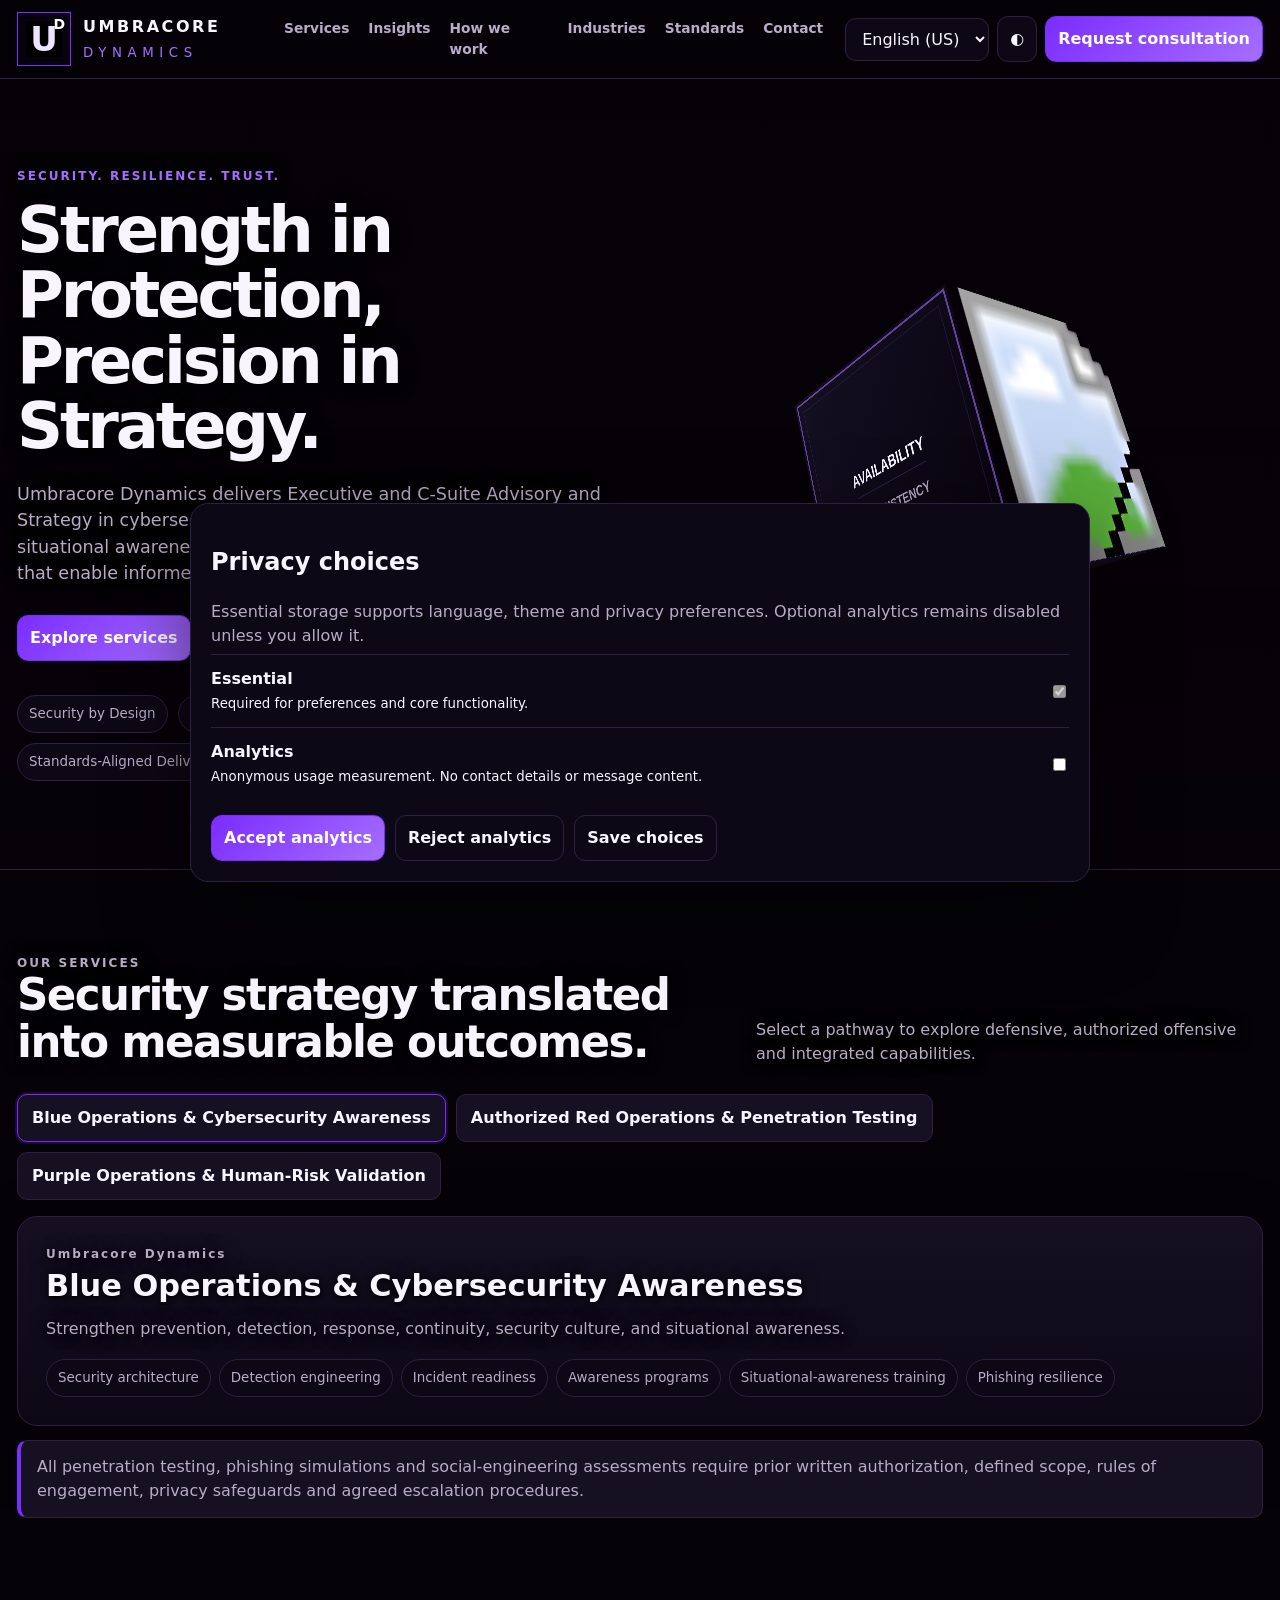
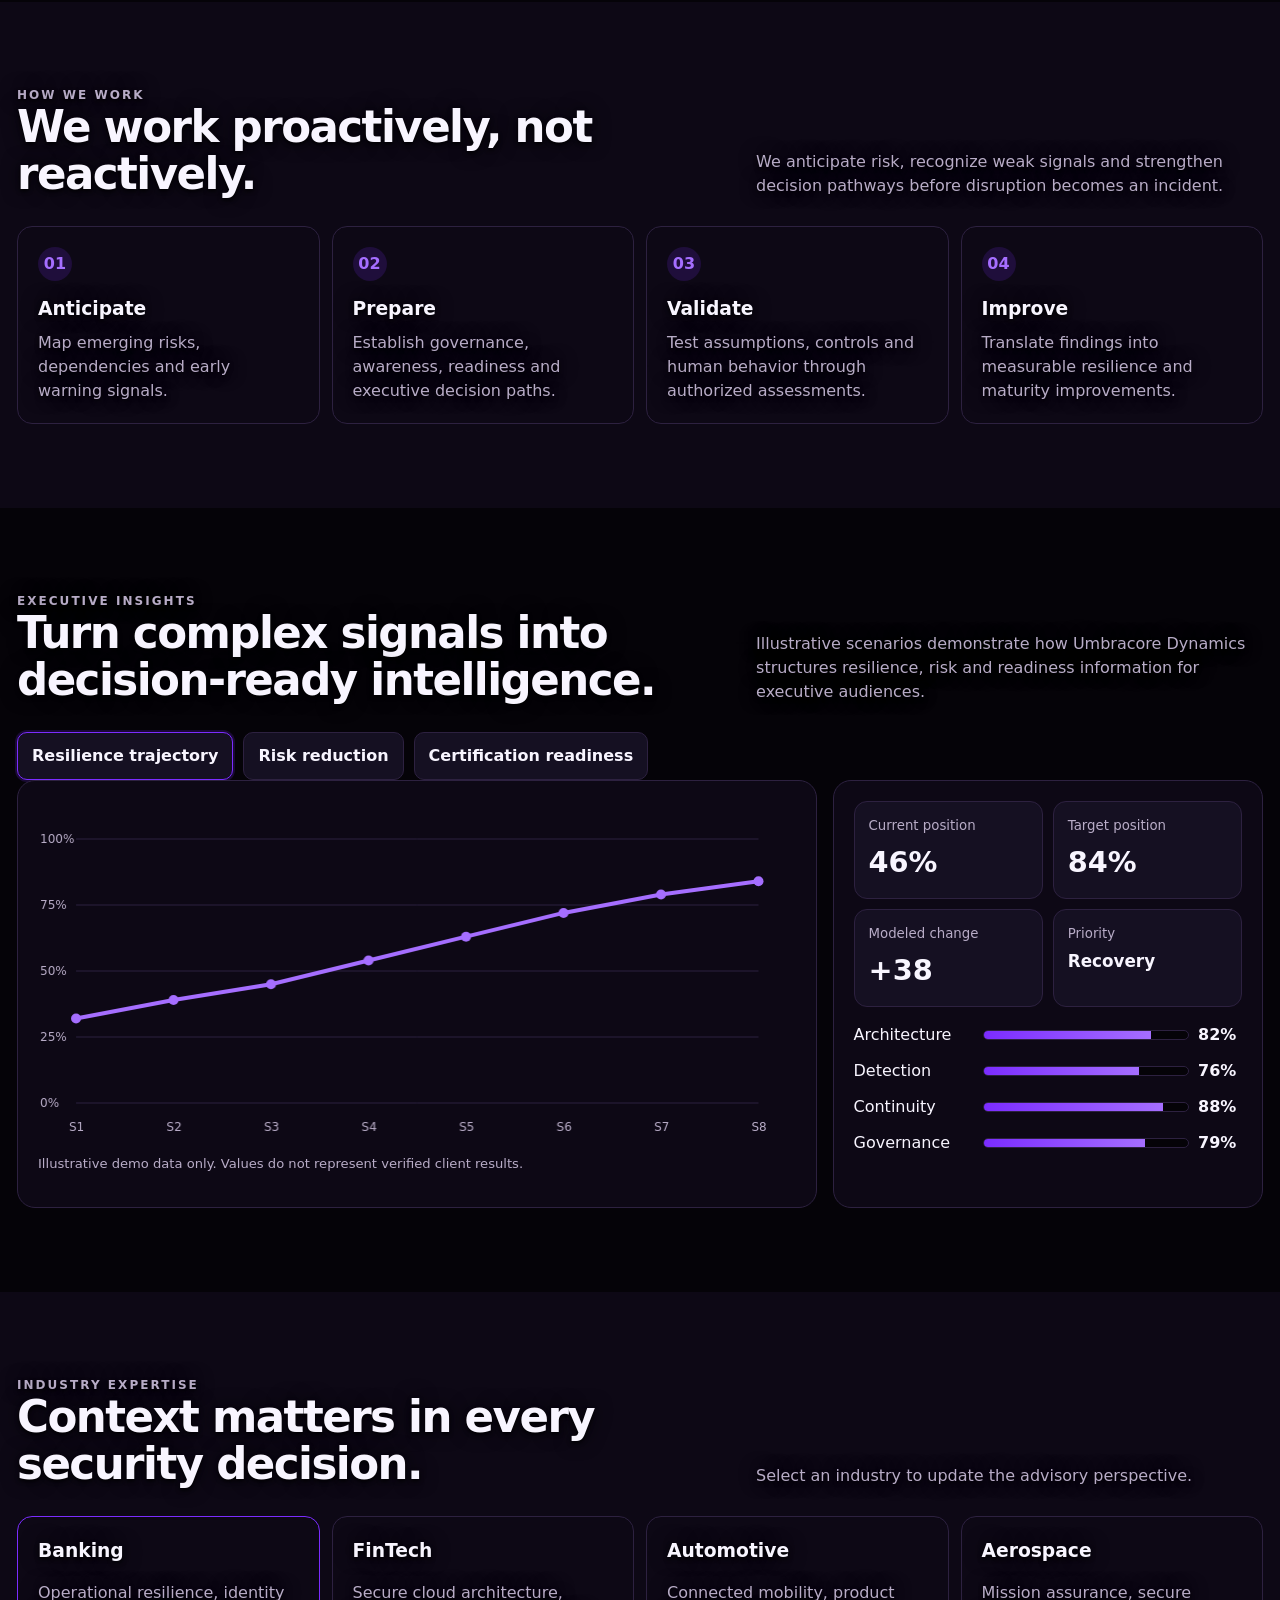
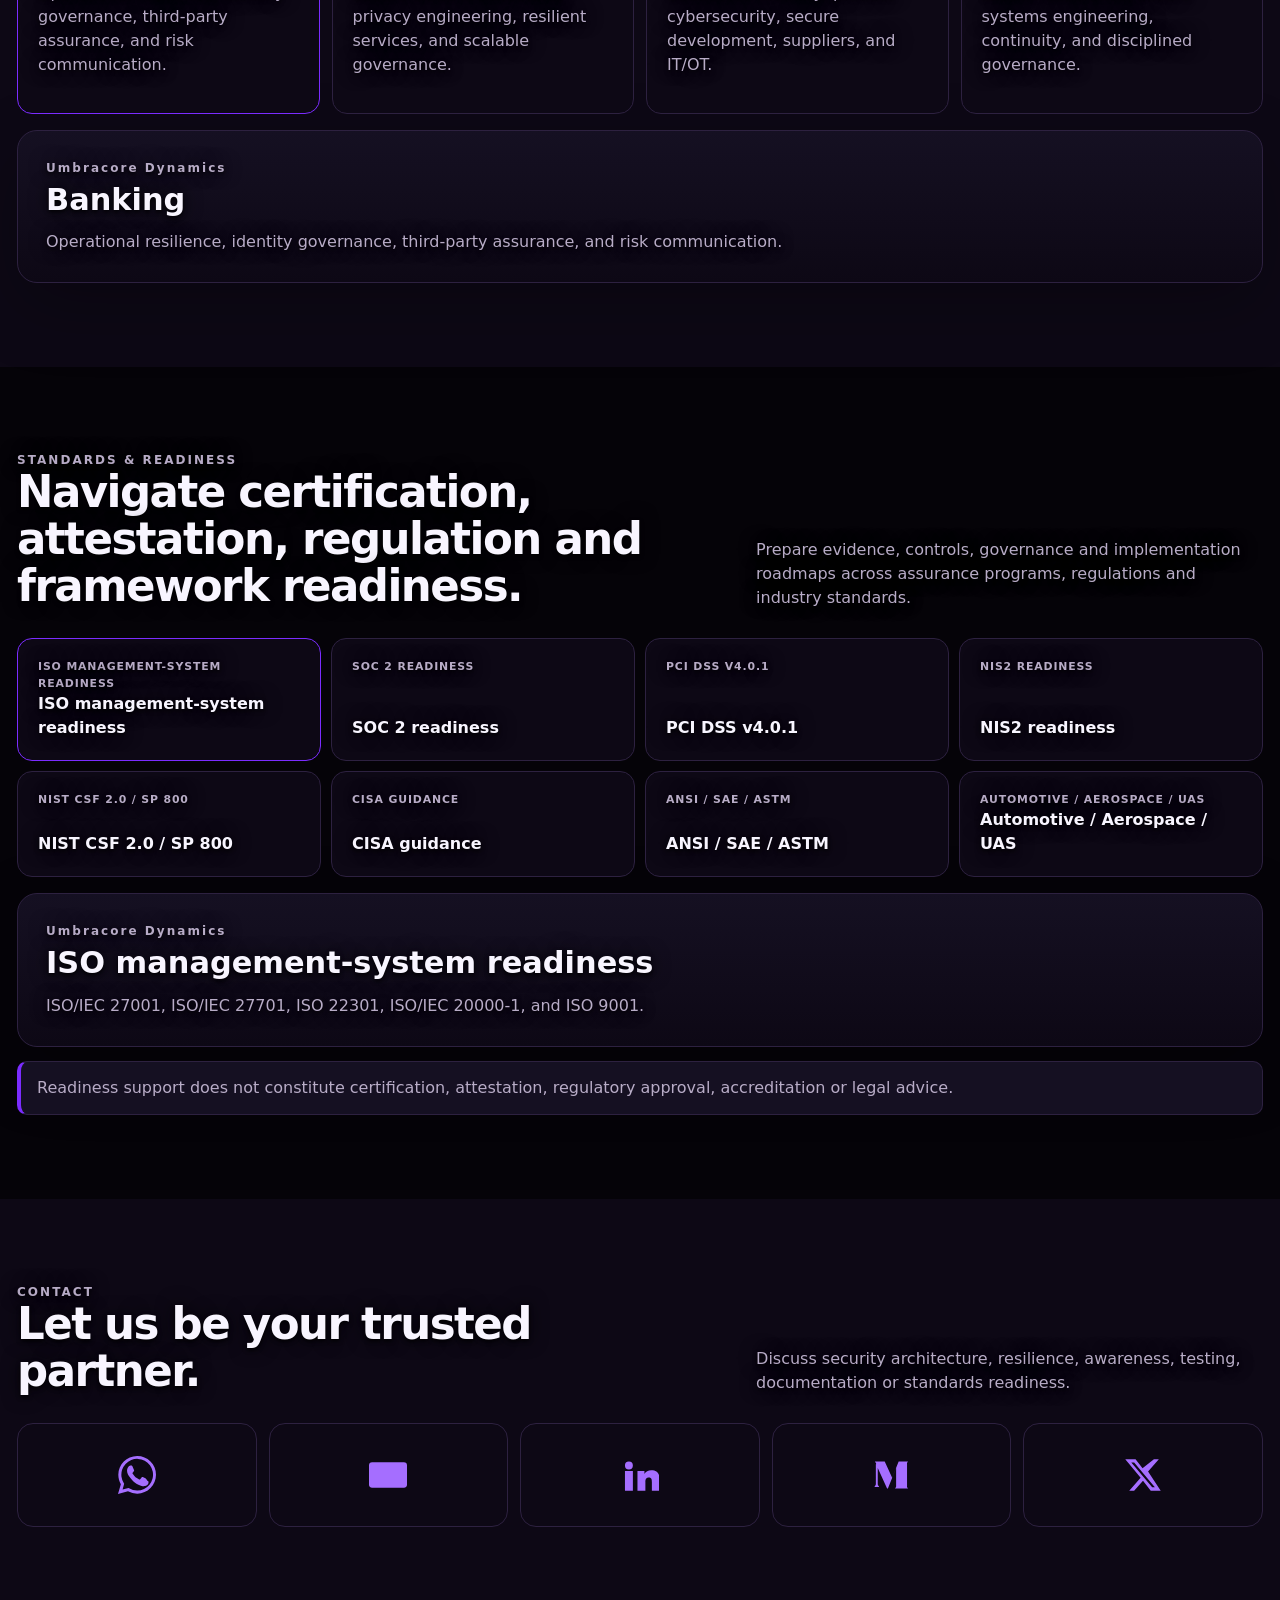
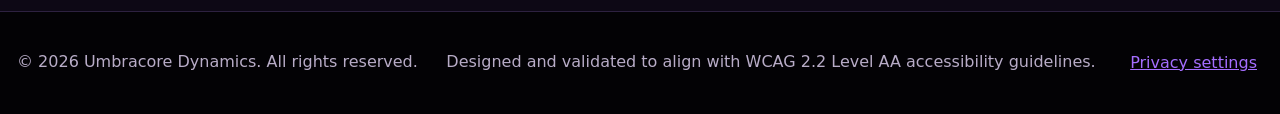
<file: index.html>
<!doctype html>
<html lang="en-US" data-theme="dark">
<head>
<meta charset="utf-8">
<meta name="viewport" content="width=device-width,initial-scale=1">
<meta name="description" content="Umbracore Dynamics — executive and C-suite cybersecurity advisory, risk management, resilience posture, situational awareness and authorized security assessments.">
<meta name="author" content="Umbracore Dynamics">
<meta name="theme-color" content="#050308">
<link rel="canonical" href="https://umbracore-dynamics.github.io/">
<title>Umbracore Dynamics</title>
<style>
:root{--bg:#050308;--surface:#0d0815;--surface2:#151022;--text:#f8f5ff;--muted:#b8acc7;--line:#2d2140;--p:#7b2cff;--p2:#a56eff}
html[data-theme=light]{--bg:#f7f3ff;--surface:#fff;--surface2:#f0e8ff;--text:#1e1530;--muted:#6d627b;--line:#d8cce8;--p:#6620df;--p2:#814ae8}
*{box-sizing:border-box}html{scroll-behavior:smooth}body{margin:0;background:var(--bg);color:var(--text);font-family:Inter,system-ui,-apple-system,Segoe UI,sans-serif;line-height:1.5}a{color:inherit;text-decoration:none}.shell{width:min(1360px,calc(100% - 34px));margin:auto}.skip{position:fixed;top:-70px;left:16px;z-index:100;background:#fff;color:#111;padding:10px}.skip:focus{top:16px}header{position:sticky;top:0;z-index:30;background:color-mix(in srgb,var(--bg) 90%,transparent);backdrop-filter:blur(16px);border-bottom:1px solid var(--line)}.nav{min-height:78px;display:flex;align-items:center;gap:22px}.brand{display:flex;align-items:center;gap:12px;min-width:245px}.mark{width:54px;height:54px;background:#000;border:1px solid var(--p);display:grid;place-items:center;position:relative;box-shadow:inset 0 0 0 8px #07030e}.mark:before{content:'U';font-size:34px;font-weight:900;color:#eee6ff}.mark:after{content:'D';position:absolute;right:5px;top:1px;font-size:14px;font-weight:900;color:#fff}.brand strong{display:block;letter-spacing:.16em}.brand small{display:block;color:var(--p2);letter-spacing:.42em;margin-top:4px}nav{display:flex;gap:19px;flex:1;justify-content:center}nav a{font-size:.86rem;font-weight:750;color:var(--muted)}.actions{display:flex;align-items:center;gap:8px}button,select{font:inherit}.ctrl,.btn{border:1px solid var(--line);border-radius:11px;background:var(--surface);color:var(--text);padding:10px 12px}.btn{font-weight:800;cursor:pointer}.primary{border-color:var(--p);background:linear-gradient(135deg,var(--p),var(--p2));color:#fff}.hero{position:relative;overflow:hidden;border-bottom:1px solid var(--line);min-height:720px}.rain{position:absolute;inset:0;width:100%;height:100%;opacity:.82;mix-blend-mode:screen;pointer-events:none}.hero:after{content:'';position:absolute;inset:0;background:linear-gradient(180deg,rgba(5,3,8,.04),rgba(5,3,8,.3) 65%,rgba(5,3,8,.72));pointer-events:none}.heroGrid{position:relative;z-index:2;display:grid;grid-template-columns:1.05fr .95fr;align-items:center;gap:50px;padding:88px 0}.eyebrow{color:var(--p2);font-size:.75rem;font-weight:900;letter-spacing:.17em;margin:0 0 13px}h1{font-size:clamp(3rem,5vw,5.6rem);line-height:1.02;letter-spacing:-.05em;margin:0 0 22px}.lead{font-size:1.1rem;color:var(--muted);max-width:710px}.heroBtns,.trust,.tabs{display:flex;gap:10px;flex-wrap:wrap}.heroBtns{margin-top:28px}.trust{margin-top:34px}.trust span,.pill{padding:8px 11px;border:1px solid var(--line);border-radius:999px;background:var(--surface);color:var(--muted);font-size:.84rem}.visual{min-height:500px;display:grid;place-items:center;perspective:1300px}.tilt{width:min(450px,88%);aspect-ratio:1;position:relative;transform-style:preserve-3d;transition:transform .16s ease-out}.logoStage{position:absolute;inset:0;border:1px solid rgba(165,110,255,.65);background:rgba(0,0,0,.74);display:grid;place-items:center;box-shadow:0 0 80px rgba(123,44,255,.28),inset 0 0 40px rgba(123,44,255,.14);transform:translateZ(45px)}.logoStage .mark{width:72%;height:72%;box-shadow:inset 0 0 0 38px #080311}.logoStage .mark:before{font-size:180px}.logoStage .mark:after{font-size:75px;right:13%;top:5%}.depth{position:absolute;inset:6%;border:1px solid rgba(165,110,255,.25);background:rgba(123,44,255,.04);transform:translateZ(-50px) translate(20px,20px)}.section{padding:84px 0}.muted{background:var(--surface)}.head{display:grid;grid-template-columns:1fr .72fr;gap:35px;align-items:end;margin-bottom:28px}.head h2{font-size:clamp(2.1rem,3.4vw,3.8rem);line-height:1.08;letter-spacing:-.035em;margin:0}.head p,.panel p,.method p{color:var(--muted);margin:0}.tab{border:1px solid var(--line);background:var(--surface2);color:var(--text);padding:11px 14px;border-radius:10px;font-weight:800;cursor:pointer}.tab.active{border-color:var(--p);box-shadow:0 0 0 2px rgba(123,44,255,.18)}.panel{margin-top:16px;background:linear-gradient(180deg,var(--surface2),var(--surface));border:1px solid var(--line);border-radius:20px;padding:28px;box-shadow:0 24px 70px rgba(0,0,0,.24)}.panel h3{font-size:1.9rem;margin:0 0 8px}.pills{display:flex;gap:8px;flex-wrap:wrap;margin-top:18px}.notice{margin-top:14px;padding:14px 16px;border:1px solid var(--line);border-left:4px solid var(--p);background:var(--surface2);border-radius:10px;color:var(--muted)}.methods,.grid4{display:grid;grid-template-columns:repeat(4,1fr);gap:12px}.method,.industry,.standard{background:var(--surface);border:1px solid var(--line);border-radius:15px;padding:20px;color:var(--text);text-align:left}.method b{display:inline-grid;place-items:center;width:34px;height:34px;border-radius:50%;background:rgba(123,44,255,.16);color:var(--p2);margin-bottom:14px}.method h3,.industry h3{margin:0 0 8px}.industry,.standard{cursor:pointer}.industry.active,.standard.active{border-color:var(--p)}.industry p,.standard small{color:var(--muted)}.insights{display:grid;grid-template-columns:1.3fr .7fr;gap:16px}.card{background:var(--surface);border:1px solid var(--line);border-radius:18px;padding:20px}.chartBox{height:340px}.chartBox canvas{width:100%;height:100%}.kpis{display:grid;grid-template-columns:1fr 1fr;gap:10px}.kpi{background:var(--surface2);border:1px solid var(--line);border-radius:13px;padding:14px}.kpi small{color:var(--muted);display:block}.kpi strong{display:block;font-size:1.8rem;margin-top:5px}.bars{display:grid;gap:12px;margin-top:16px}.barrow{display:grid;grid-template-columns:120px 1fr 44px;gap:9px;align-items:center}.bar{height:10px;background:var(--bg);border:1px solid var(--line);border-radius:999px;overflow:hidden}.bar i{display:block;height:100%;background:linear-gradient(90deg,var(--p),var(--p2))}.standards{display:grid;grid-template-columns:repeat(4,1fr);gap:10px}.standard{min-height:105px;display:flex;flex-direction:column;justify-content:space-between;font-weight:800}.standard small{font-size:.68rem;text-transform:uppercase;letter-spacing:.08em}.contactGrid{display:grid;grid-template-columns:repeat(5,1fr);gap:12px}.contactIcon{min-height:104px;display:grid;place-items:center;background:var(--surface);border:1px solid var(--line);border-radius:16px;color:var(--p2);transition:.2s}.contactIcon:hover{border-color:var(--p);transform:translateY(-3px);box-shadow:0 18px 45px rgba(123,44,255,.15)}.contactIcon:focus-visible{outline:3px solid var(--p2);outline-offset:4px}.contactIcon svg{width:38px;height:38px;fill:currentColor}.sr{position:absolute!important;width:1px!important;height:1px!important;padding:0!important;margin:-1px!important;overflow:hidden!important;clip:rect(0,0,0,0)!important;white-space:nowrap!important;border:0!important}footer{padding:38px 0;background:#030205;border-top:1px solid var(--line);color:var(--muted)}.footer{display:flex;justify-content:space-between;gap:20px;flex-wrap:wrap}.privacyBtn{background:none;border:0;color:var(--p2);text-decoration:underline;cursor:pointer}.consent{position:fixed;left:18px;right:18px;bottom:18px;z-index:80;max-width:900px;margin:auto;background:var(--surface);border:1px solid var(--line);border-radius:18px;padding:20px;box-shadow:0 30px 80px rgba(0,0,0,.55)}.consent[hidden]{display:none}.consentActions{display:flex;gap:10px;flex-wrap:wrap;margin-top:15px}.consent p{color:var(--muted);margin:.4rem 0}.toggleRow{display:flex;justify-content:space-between;align-items:center;gap:20px;padding:12px 0;border-top:1px solid var(--line)}
@media(max-width:980px){nav{display:none}.heroGrid,.head,.insights{grid-template-columns:1fr}.methods,.grid4,.standards{grid-template-columns:repeat(2,1fr)}.contactGrid{grid-template-columns:repeat(5,1fr)}}
@media(max-width:620px){.shell{width:min(100% - 24px,1360px)}.brand div{display:none}.actions .primary{display:none}.hero{min-height:auto}.heroGrid{padding:58px 0}.visual{min-height:360px}.methods,.grid4,.standards,.kpis{grid-template-columns:1fr}.contactGrid{grid-template-columns:repeat(5,1fr);gap:8px}.contactIcon{min-height:74px}.contactIcon svg{width:28px;height:28px}.rain{opacity:.58}}
@media(prefers-reduced-motion:reduce){.rain{display:none}.tilt{transform:none!important;transition:none!important}}
html[data-theme="light"] .rain{opacity:.72;mix-blend-mode:multiply}html[data-theme="dark"] .rain{opacity:.88;mix-blend-mode:screen}html[data-theme="light"] .rain{opacity:.72;mix-blend-mode:multiply}html[data-theme="dark"] .rain{opacity:.88;mix-blend-mode:screen}
/* Umbracore quantum cube integration */
.hero{isolation:isolate}
#quantumRain{position:absolute;inset:0;width:100%;height:100%;z-index:1;pointer-events:none;mix-blend-mode:screen}
.visual.quantum-ready{position:relative;min-height:500px;z-index:3}
#quantumCube{display:block;width:100%;height:100%;min-height:500px;touch-action:none;cursor:grab;outline:none}
#quantumCube:active{cursor:grabbing}
#quantumCube:focus-visible{outline:3px solid var(--p2);outline-offset:5px;border-radius:18px}
.cubeFallback{width:min(440px,88%);aspect-ratio:1;display:grid;place-items:center}
.cubeFallback img{width:100%;height:100%;object-fit:contain}
.hero h1,.hero .eyebrow,.hero .lead,.head h2,.head p,.panel h3,.panel p,.method h3,.method p,.industry h3,.industry p,.standard{ text-shadow:0 2px 4px rgba(0,0,0,.88),0 0 18px rgba(5,3,8,.8)}
html[data-theme="light"] .hero h1,html[data-theme="light"] .hero .eyebrow,html[data-theme="light"] .hero .lead,html[data-theme="light"] .head h2,html[data-theme="light"] .head p,html[data-theme="light"] .panel h3,html[data-theme="light"] .panel p,html[data-theme="light"] .method h3,html[data-theme="light"] .method p,html[data-theme="light"] .industry h3,html[data-theme="light"] .industry p,html[data-theme="light"] .standard{text-shadow:0 1px 2px rgba(255,255,255,.95),0 0 12px rgba(255,255,255,.8)}
@media(max-width:620px){.visual.quantum-ready,#quantumCube{min-height:370px}}
@media(prefers-reduced-motion:reduce){#quantumRain{opacity:.45}}

</style>
</head>
<body>
<a class="skip" href="#main">Skip to content</a>
<header><div class="shell nav"><a class="brand" href="#home" aria-label="Umbracore Dynamics home"><span class="mark" aria-hidden="true"></span><div><strong>UMBRACORE</strong><small>DYNAMICS</small></div></a><nav><a href="#services" data-t="navServices">Services</a><a href="#how" data-t="navHow">How we work</a><a href="#insights" data-t="navInsights">Insights</a><a href="#industries" data-t="navIndustries">Industries</a><a href="#standards" data-t="navStandards">Standards</a><a href="#contact" data-t="navContact">Contact</a></nav><div class="actions"><select id="lang" class="ctrl" aria-label="Language"><option value="en-US">English (US)</option><option value="es-419">Español</option><option value="fr-FR">Français</option><option value="de-DE">Deutsch</option><option value="pt-BR">Português</option></select><button id="theme" class="ctrl" aria-label="Toggle color theme">◐</button><a class="btn primary" href="#contact" data-t="consult">Request consultation</a></div></div></header>
<main id="main">
<section class="hero" id="home"><canvas id="rain" class="rain" aria-hidden="true"></canvas><div class="shell heroGrid"><div><p class="eyebrow" data-t="heroEyebrow">SECURITY. RESILIENCE. TRUST.</p><h1 data-t="heroTitle">Strength in Protection,<br>Precision in Strategy.</h1><p class="lead" data-t="heroLead">Umbracore Dynamics delivers Executive and C-Suite Advisory and Strategy in cybersecurity, risk management, posture resilience, situational awareness, and authorized security assessment services that enable informed decisions and ensure corporate maturity level.</p><div class="heroBtns"><a class="btn primary" href="#services" data-t="explore">Explore services</a><a class="btn" href="#contact" data-t="expert">Talk to an expert</a></div><div class="trust"><span data-t="trust1">Security by Design</span><span data-t="trust2">Privacy by Default</span><span data-t="trust3">Resilience by Architecture</span><span data-t="trust4">Standards-Aligned Delivery</span></div></div><div class="visual quantum-ready"><div class="tilt" id="tilt" tabindex="0" aria-label="Interactive Umbracore Dynamics logo"><div class="depth"></div><div class="logoStage"><span class="mark" aria-hidden="true"></span></div></div></div></div></section>
<section class="section" id="services"><div class="shell"><div class="head"><div><p class="eyebrow" data-t="servicesEyebrow">OUR SERVICES</p><h2 data-t="servicesTitle">Security strategy translated into measurable outcomes.</h2></div><p data-t="servicesIntro">Select a pathway to explore defensive, authorized offensive and integrated capabilities.</p></div><div class="tabs"><button class="tab active" data-service="blue">Blue Operations</button><button class="tab" data-service="red">Red Operations</button><button class="tab" data-service="purple">Purple Operations</button></div><article class="panel" id="servicePanel"></article><div class="notice" data-t="authorization">All penetration testing, phishing simulations and social-engineering assessments require prior written authorization, defined scope, rules of engagement, privacy safeguards and agreed escalation procedures.</div></div></section>
<section class="section muted" id="how"><div class="shell"><div class="head"><div><p class="eyebrow" data-t="howEyebrow">HOW WE WORK</p><h2 data-t="howTitle">We work proactively, not reactively.</h2></div><p data-t="howIntro">We anticipate risk, recognize weak signals and strengthen decision pathways before disruption becomes an incident.</p></div><div class="methods"><article class="method"><b>01</b><h3 data-t="anticipate">Anticipate</h3><p data-t="anticipateText">Map emerging risks, dependencies and early warning signals.</p></article><article class="method"><b>02</b><h3 data-t="prepare">Prepare</h3><p data-t="prepareText">Establish governance, awareness, readiness and executive decision paths.</p></article><article class="method"><b>03</b><h3 data-t="validate">Validate</h3><p data-t="validateText">Test assumptions, controls and human behavior through authorized assessments.</p></article><article class="method"><b>04</b><h3 data-t="improve">Improve</h3><p data-t="improveText">Translate findings into measurable resilience and maturity improvements.</p></article></div></div></section>
<section class="section" id="insights"><div class="shell"><div class="head"><div><p class="eyebrow" data-t="insightsEyebrow">EXECUTIVE INSIGHTS</p><h2 data-t="insightsTitle">Turn complex signals into decision-ready intelligence.</h2></div><p data-t="insightsIntro">Illustrative scenarios demonstrate how Umbracore Dynamics structures resilience, risk and readiness information for executive audiences.</p></div><div class="tabs"><button class="tab active" data-scenario="resilience">Resilience trajectory</button><button class="tab" data-scenario="risk">Risk reduction</button><button class="tab" data-scenario="readiness">Certification readiness</button></div><div class="insights"><div class="card"><div class="chartBox"><canvas id="chart" role="img" aria-label="Illustrative capability trend chart"></canvas></div><p style="color:var(--muted);font-size:.82rem" data-t="demo">Illustrative demo data only. Values do not represent verified client results.</p></div><div class="card"><div class="kpis"><div class="kpi"><small data-t="current">Current position</small><strong id="current">46%</strong></div><div class="kpi"><small data-t="target">Target position</small><strong id="target">84%</strong></div><div class="kpi"><small data-t="change">Modeled change</small><strong id="change">+38</strong></div><div class="kpi"><small data-t="priority">Priority</small><strong id="priority" style="font-size:1.05rem">Recovery</strong></div></div><div class="bars" id="bars"></div></div></div></div></section>
<section class="section muted" id="industries"><div class="shell"><div class="head"><div><p class="eyebrow" data-t="industriesEyebrow">INDUSTRY EXPERTISE</p><h2 data-t="industriesTitle">Context matters in every security decision.</h2></div><p data-t="industriesIntro">Select an industry to update the advisory perspective.</p></div><div class="grid4"><button class="industry active" data-industry="banking"><h3>Banking</h3><p>Operational resilience and governance.</p></button><button class="industry" data-industry="fintech"><h3>FinTech</h3><p>Cloud security, privacy and secure growth.</p></button><button class="industry" data-industry="automotive"><h3>Automotive</h3><p>Connected mobility, product security, IT and OT.</p></button><button class="industry" data-industry="aerospace"><h3>Aerospace</h3><p>Mission assurance and secure systems engineering.</p></button></div><article class="panel" id="industryPanel"></article></div></section>
<section class="section" id="standards"><div class="shell"><div class="head"><div><p class="eyebrow" data-t="standardsEyebrow">STANDARDS & READINESS</p><h2 data-t="standardsTitle">Navigate certification, attestation, regulation and framework readiness.</h2></div><p data-t="standardsIntro">Prepare evidence, controls, governance and implementation roadmaps across assurance programs, regulations and industry standards.</p></div><div class="standards"><button class="standard active" data-standard="iso"><small>Certification readiness</small>ISO/IEC 27001 · 27701 · ISO 22301</button><button class="standard" data-standard="soc"><small>Attestation readiness</small>SOC 2</button><button class="standard" data-standard="pci"><small>Compliance readiness</small>PCI DSS v4.0.1</button><button class="standard" data-standard="nis"><small>Regulatory readiness</small>NIS2</button><button class="standard" data-standard="nist"><small>Framework implementation</small>NIST CSF 2.0 / SP 800</button><button class="standard" data-standard="cisa"><small>Government guidance</small>CISA CPGs</button><button class="standard" data-standard="ansi"><small>Industry alignment</small>ANSI / SAE / ASTM</button><button class="standard" data-standard="aero"><small>Industry alignment</small>Automotive / Aerospace / UAS</button></div><article class="panel" id="standardPanel"></article><div class="notice" data-t="disclaimer">Readiness support does not constitute certification, attestation, regulatory approval, accreditation or legal advice.</div></div></section>
<section class="section muted" id="contact"><div class="shell"><div class="head"><div><p class="eyebrow" data-t="contactEyebrow">CONTACT</p><h2 data-t="contactTitle">Let us be your trusted partner.</h2></div><p data-t="contactIntro">Discuss security architecture, resilience, awareness, testing, documentation or standards readiness.</p></div><div class="contactGrid" aria-label="Contact channels"><a class="contactIcon" href="https://wa.me/19294301732" target="_blank" rel="noopener noreferrer" aria-label="WhatsApp" title="WhatsApp"><svg viewBox="0 0 24 24" aria-hidden="true"><path d="M20.5 3.5A11.8 11.8 0 0 0 12.1 0C5.5 0 .2 5.3.2 11.9c0 2.1.6 4.2 1.6 6L0 24l6.3-1.7a12 12 0 0 0 5.8 1.5h.1c6.5 0 11.8-5.3 11.8-11.9 0-3.2-1.2-6.2-3.5-8.4Zm-8.3 18.3h-.1a10 10 0 0 1-5.1-1.4l-.4-.2-3.7 1 1-3.6-.2-.4a10 10 0 1 1 8.5 4.6Zm5.5-7.5c-.3-.2-1.8-.9-2.1-1-.3-.1-.5-.2-.7.2-.2.3-.8 1-.9 1.2-.2.2-.3.2-.6.1-1.8-.9-3-1.6-4.2-3.7-.3-.5.3-.5.9-1.6.1-.2.1-.4 0-.6l-1-2.4c-.2-.6-.5-.5-.7-.5h-.6c-.2 0-.6.1-.9.4-.3.3-1.2 1.2-1.2 2.9s1.2 3.3 1.4 3.6c.2.2 2.4 3.7 5.8 5.2 2.2 1 3.1 1 4.2.9.7-.1 1.8-.7 2-1.4.2-.7.2-1.3.2-1.4-.1-.2-.3-.3-.6-.4Z"/></svg><span class="sr">WhatsApp</span></a><a class="contactIcon" href="mailto:umbracore.solutions@outlook.com" aria-label="Email" title="Email"><svg viewBox="0 0 24 24" aria-hidden="true"><path d="M2 4h20a2 2 0 0 1 2 2v12a2 2 0 0 1-2 2H2a2 2 0 0 1-2-2V6a2 2 0 0 1 2-2Zm10 9L2.7 6h18.6L12 13Zm0 2.5 10-7.5V18H2V8l10 7.5Z"/></svg><span class="sr">Email</span></a><a class="contactIcon" href="https://www.linkedin.com/company/106234405/" target="_blank" rel="noopener noreferrer" aria-label="LinkedIn" title="LinkedIn"><svg viewBox="0 0 24 24" aria-hidden="true"><path d="M4.98 3.5A2.5 2.5 0 1 1 5 8.5a2.5 2.5 0 0 1-.02-5ZM2.5 9.5h5V22h-5V9.5Zm7.5 0h4.8v1.7h.1c.7-1.3 2.3-2.2 4.2-2.2 4.5 0 5.4 3 5.4 6.9V22h-5v-5.4c0-1.3 0-3-1.9-3s-2.2 1.4-2.2 2.9V22h-5V9.5Z"/></svg><span class="sr">LinkedIn</span></a><a class="contactIcon" href="https://umbracore-dynamics-blog.medium.com/" target="_blank" rel="noopener noreferrer" aria-label="Medium" title="Medium"><svg viewBox="0 0 24 24" aria-hidden="true"><path d="M2 5.2c0-.6-.2-1-.7-1.4V3.5h6.1l4.7 10.3 4.1-10.3H22v.3c-.4.3-.6.6-.5 1.1v14.2c-.1.5.1.8.5 1.1v.3h-8v-.3c.5-.3.7-.7.6-1.1V7.6l-5.2 12.9h-.5L3 7.6v9.7c-.1.7.2 1.4.8 1.9v.3H1v-.3c.6-.5.9-1.2.8-1.9V5.2Z"/></svg><span class="sr">Medium</span></a><a class="contactIcon" href="https://x.com/UmbracoreGlobal" target="_blank" rel="noopener noreferrer" aria-label="X" title="X"><svg viewBox="0 0 24 24" aria-hidden="true"><path d="M18.9 2H22l-6.8 7.8L23.2 22h-6.3l-4.9-6.4L6.4 22H3.3l7.2-8.2L.8 2h6.5l4.4 5.8L18.9 2Zm-1.1 17.8h1.7L6.4 4.1H4.6l13.2 15.7Z"/></svg><span class="sr">X</span></a></div></div></section>
</main>
<footer><div class="shell footer"><span>© 2026 Umbracore Dynamics. All rights reserved.</span><span data-t="wcag">Designed and validated to align with WCAG 2.2 Level AA accessibility guidelines.</span><button class="privacyBtn" id="privacySettings" data-t="privacySettings">Privacy settings</button></div></footer>
<section class="consent" id="consent" role="dialog" aria-modal="true" aria-labelledby="consentTitle" hidden><h2 id="consentTitle" data-t="consentTitle">Privacy choices</h2><p data-t="consentText">Essential storage supports language, theme and privacy preferences. Optional analytics remains disabled unless you allow it.</p><div class="toggleRow"><span><strong data-t="essential">Essential</strong><br><small data-t="essentialText">Required for preferences and core functionality.</small></span><input type="checkbox" checked disabled aria-label="Essential storage required"></div><div class="toggleRow"><span><strong data-t="analytics">Analytics</strong><br><small data-t="analyticsText">Anonymous usage measurement. No contact details or message content.</small></span><input id="analyticsChoice" type="checkbox"></div><div class="consentActions"><button class="btn primary" id="acceptAll" data-t="acceptAll">Accept analytics</button><button class="btn" id="rejectAll" data-t="rejectAll">Reject analytics</button><button class="btn" id="saveChoice" data-t="saveChoice">Save choices</button></div></section>
<script>
const T={'en-US':{consult:'Request consultation',heroEyebrow:'SECURITY. RESILIENCE. TRUST.',heroTitle:'Strength in Protection,<br>Precision in Strategy.',heroLead:'Umbracore Dynamics delivers Executive and C-Suite Advisory and Strategy in cybersecurity, risk management, posture resilience, situational awareness, and authorized security assessment services that enable informed decisions and ensure corporate maturity level.',explore:'Explore services',expert:'Talk to an expert',trust1:'Security by Design',trust2:'Privacy by Default',trust3:'Resilience by Architecture',trust4:'Standards-Aligned Delivery',navServices:'Services',navHow:'How we work',navInsights:'Insights',navIndustries:'Industries',navStandards:'Standards',navContact:'Contact',servicesEyebrow:'OUR SERVICES',servicesTitle:'Security strategy translated into measurable outcomes.',servicesIntro:'Select a pathway to explore defensive, authorized offensive and integrated capabilities.',authorization:'All penetration testing, phishing simulations and social-engineering assessments require prior written authorization, defined scope, rules of engagement, privacy safeguards and agreed escalation procedures.',howEyebrow:'HOW WE WORK',howTitle:'We work proactively, not reactively.',howIntro:'We anticipate risk, recognize weak signals and strengthen decision pathways before disruption becomes an incident.',anticipate:'Anticipate',anticipateText:'Map emerging risks, dependencies and early warning signals.',prepare:'Prepare',prepareText:'Establish governance, awareness, readiness and executive decision paths.',validate:'Validate',validateText:'Test assumptions, controls and human behavior through authorized assessments.',improve:'Improve',improveText:'Translate findings into measurable resilience and maturity improvements.',insightsEyebrow:'EXECUTIVE INSIGHTS',insightsTitle:'Turn complex signals into decision-ready intelligence.',insightsIntro:'Illustrative scenarios demonstrate how Umbracore Dynamics structures resilience, risk and readiness information for executive audiences.',demo:'Illustrative demo data only. Values do not represent verified client results.',current:'Current position',target:'Target position',change:'Modeled change',priority:'Priority',industriesEyebrow:'INDUSTRY EXPERTISE',industriesTitle:'Context matters in every security decision.',industriesIntro:'Select an industry to update the advisory perspective.',standardsEyebrow:'STANDARDS & READINESS',standardsTitle:'Navigate certification, attestation, regulation and framework readiness.',standardsIntro:'Prepare evidence, controls, governance and implementation roadmaps across assurance programs, regulations and industry standards.',disclaimer:'Readiness support does not constitute certification, attestation, regulatory approval, accreditation or legal advice.',contactEyebrow:'CONTACT',contactTitle:'Let us be your trusted partner.',contactIntro:'Discuss security architecture, resilience, awareness, testing, documentation or standards readiness.',wcag:'Designed and validated to align with WCAG 2.2 Level AA accessibility guidelines.',privacySettings:'Privacy settings',consentTitle:'Privacy choices',consentText:'Essential storage supports language, theme and privacy preferences. Optional analytics remains disabled unless you allow it.',essential:'Essential',essentialText:'Required for preferences and core functionality.',analytics:'Analytics',analyticsText:'Anonymous usage measurement. No contact details or message content.',acceptAll:'Accept analytics',rejectAll:'Reject analytics',saveChoice:'Save choices'},'es-419':{consult:'Solicitar consulta',heroEyebrow:'SEGURIDAD. RESILIENCIA. CONFIANZA.',heroTitle:'Fortaleza en la Protección,<br>Precisión en la Estrategia.',heroLead:'Umbracore Dynamics ofrece asesoría y estrategia ejecutiva y para la alta dirección en ciberseguridad, gestión de riesgos, postura de resiliencia, conciencia situacional y evaluaciones de seguridad autorizadas para facilitar decisiones informadas y fortalecer la madurez corporativa.',explore:'Explorar servicios',expert:'Hablar con un especialista',trust1:'Seguridad desde el diseño',trust2:'Privacidad por defecto',trust3:'Resiliencia mediante la arquitectura',trust4:'Entrega alineada con estándares',navServices:'Servicios',navHow:'Cómo trabajamos',navInsights:'Perspectivas',navIndustries:'Industrias',navStandards:'Estándares',navContact:'Contacto',servicesEyebrow:'NUESTROS SERVICIOS',servicesTitle:'Estrategia de seguridad traducida en resultados medibles.',servicesIntro:'Seleccione una ruta defensiva, ofensiva autorizada o integrada.',authorization:'Todas las pruebas de penetración, simulaciones de phishing y evaluaciones de ingeniería social requieren autorización previa por escrito, alcance definido, reglas de compromiso, salvaguardas de privacidad y procedimientos de escalamiento acordados.',howEyebrow:'CÓMO TRABAJAMOS',howTitle:'Trabajamos de forma proactiva, no reactiva.',howIntro:'Anticipamos riesgos, reconocemos señales tempranas y fortalecemos las rutas de decisión antes de que una interrupción se convierta en incidente.',anticipate:'Anticipar',anticipateText:'Mapear riesgos emergentes, dependencias y señales de alerta temprana.',prepare:'Preparar',prepareText:'Establecer gobernanza, concientización, preparación y rutas ejecutivas de decisión.',validate:'Validar',validateText:'Probar supuestos, controles y comportamiento humano mediante evaluaciones autorizadas.',improve:'Mejorar',improveText:'Convertir hallazgos en mejoras medibles de resiliencia y madurez.',insightsEyebrow:'PERSPECTIVAS EJECUTIVAS',insightsTitle:'Convierta señales complejas en inteligencia lista para decidir.',insightsIntro:'Los escenarios ilustrativos muestran cómo Umbracore Dynamics estructura información de resiliencia, riesgo y preparación para ejecutivos.',demo:'Solo datos ilustrativos. Los valores no representan resultados verificados de clientes.',current:'Posición actual',target:'Posición objetivo',change:'Cambio modelado',priority:'Prioridad',industriesEyebrow:'EXPERIENCIA POR INDUSTRIA',industriesTitle:'El contexto importa en cada decisión de seguridad.',industriesIntro:'Seleccione una industria para actualizar la perspectiva.',standardsEyebrow:'ESTÁNDARES Y PREPARACIÓN',standardsTitle:'Navegue certificaciones, atestiguamientos, regulación y marcos.',standardsIntro:'Prepare evidencia, controles, gobernanza y hojas de ruta.',disclaimer:'El apoyo de preparación no constituye certificación, atestiguamiento, aprobación regulatoria, acreditación ni asesoría legal.',contactEyebrow:'CONTACTO',contactTitle:'Permítanos ser su socio de confianza.',contactIntro:'Converse sobre arquitectura, resiliencia, concientización, pruebas, documentación o estándares.',wcag:'Diseñado y validado para alinearse con WCAG 2.2 Nivel AA.',privacySettings:'Configuración de privacidad',consentTitle:'Opciones de privacidad',consentText:'El almacenamiento esencial permite preferencias de idioma, tema y privacidad. La analítica opcional permanece desactivada hasta que usted la autorice.',essential:'Esencial',essentialText:'Necesario para preferencias y funciones principales.',analytics:'Analítica',analyticsText:'Medición anónima. No incluye datos de contacto ni mensajes.',acceptAll:'Aceptar analítica',rejectAll:'Rechazar analítica',saveChoice:'Guardar opciones'}};
const D={services:{blue:{title:'Blue Operations & Cybersecurity Awareness',desc:'Strengthen prevention, detection, response, continuity, security culture and situational awareness.',items:['Security architecture','Detection engineering','Incident readiness','Cybersecurity awareness programs','Situational-awareness training','Phishing resilience','Business continuity','IAM and PAM']},red:{title:'Authorized Red Operations & Penetration Testing',desc:'Evaluate technical and human controls through authorized, scoped and privacy-aware assessments.',items:['Penetration testing','Web and API assessments','Network and cloud assessments','Internal social-engineering assessments','Authorized phishing simulations','Threat modeling','Rules of engagement','Executive findings']},purple:{title:'Purple Operations & Human-Risk Validation',desc:'Connect offensive findings, defensive controls, awareness outcomes and organizational behavior.',items:['Detection tuning','MITRE ATT&CK mapping','Tabletop exercises','Awareness effectiveness','Human-risk analysis','Lessons learned','Knowledge transfer','Continuous validation']}},industries:{banking:{title:'Banking',desc:'Operational resilience, identity governance, third-party assurance and evidence-based risk communication.'},fintech:{title:'FinTech',desc:'Secure cloud architecture, privacy engineering, resilient services and scalable governance.'},automotive:{title:'Automotive',desc:'Connected mobility, product cybersecurity, secure development, supplier assurance and IT/OT coordination.'},aerospace:{title:'Aerospace',desc:'Mission assurance, secure systems engineering, continuity and disciplined governance.'}},standards:{iso:{title:'ISO management-system readiness',desc:'Readiness support for ISO/IEC 27001, ISO/IEC 27701, ISO 22301, ISO/IEC 20000-1 and ISO 9001.'},soc:{title:'SOC 2 readiness',desc:'Prepare scope, controls, evidence and operating practices for an independent SOC 2 examination.'},pci:{title:'PCI DSS v4.0.1 readiness',desc:'Prepare cardholder-data environments, responsibilities, evidence and remediation plans.'},nis:{title:'NIS2 regulatory readiness',desc:'Support governance, cyber-risk measures, supply-chain controls, continuity and incident-reporting processes.'},nist:{title:'NIST CSF 2.0 and SP 800 alignment',desc:'Build profiles, target outcomes, controls and roadmaps across Govern, Identify, Protect, Detect, Respond and Recover.'},cisa:{title:'CISA guidance alignment',desc:'Prioritize high-impact practices using Cross-Sector Cybersecurity Performance Goals and applicable guidance.'},ansi:{title:'ANSI, SAE and ASTM alignment',desc:'Identify applicable standards and evidence needs for engineering, safety, quality, testing and conformity.'},aero:{title:'Automotive, aerospace and UAS readiness',desc:'Support applicability analysis and evidence preparation for product security, mission assurance and sector standards.'}}};
const S={resilience:{v:[32,39,45,54,63,72,79,84],c:46,t:84,d:'+38',p:'Recovery',b:[['Architecture',82],['Detection',76],['Continuity',88],['Governance',79]]},risk:{v:[78,72,66,59,53,47,42,36],c:78,t:36,d:'-42',p:'Identity',b:[['Threat modeling',84],['Access control',81],['Third-party risk',74],['Response',86]]},readiness:{v:[28,35,44,52,61,68,77,89],c:28,t:89,d:'+61',p:'Evidence',b:[['Governance',83],['Risk treatment',77],['Documentation',91],['Internal audit',72]]}};
const q=s=>document.querySelector(s),qa=s=>[...document.querySelectorAll(s)];function panel(el,x){el.innerHTML=`<p class="eyebrow">Umbracore Dynamics</p><h3>${x.title}</h3><p>${x.desc}</p>${x.items?`<div class="pills">${x.items.map(i=>`<span class="pill">${i}</span>`).join('')}</div>`:''}`}function applyLang(){let l=q('#lang').value,d=T[l]||T['en-US'];document.documentElement.lang=l;localStorage.setItem('ud-language',l);qa('[data-t]').forEach(e=>{if(d[e.dataset.t])e.innerHTML=d[e.dataset.t]})}q('#lang').value=localStorage.getItem('ud-language')||'en-US';q('#lang').onchange=applyLang;q('#theme').onclick=()=>{document.documentElement.dataset.theme=document.documentElement.dataset.theme==='dark'?'light':'dark';localStorage.setItem('ud-theme',document.documentElement.dataset.theme)};document.documentElement.dataset.theme=localStorage.getItem('ud-theme')||'dark';panel(q('#servicePanel'),D.services.blue);panel(q('#industryPanel'),D.industries.banking);panel(q('#standardPanel'),D.standards.iso);qa('[data-service]').forEach(b=>b.onclick=()=>{qa('[data-service]').forEach(x=>x.classList.remove('active'));b.classList.add('active');panel(q('#servicePanel'),D.services[b.dataset.service])});qa('[data-industry]').forEach(b=>b.onclick=()=>{qa('[data-industry]').forEach(x=>x.classList.remove('active'));b.classList.add('active');panel(q('#industryPanel'),D.industries[b.dataset.industry])});qa('[data-standard]').forEach(b=>b.onclick=()=>{qa('[data-standard]').forEach(x=>x.classList.remove('active'));b.classList.add('active');panel(q('#standardPanel'),D.standards[b.dataset.standard])});
const cv=q('#chart'),cx=cv.getContext('2d');let scenario='resilience';function draw(){let r=cv.getBoundingClientRect(),dpr=devicePixelRatio||1;cv.width=r.width*dpr;cv.height=r.height*dpr;cx.setTransform(dpr,0,0,dpr,0,0);let w=r.width,h=r.height,p=38,s=S[scenario],st=getComputedStyle(document.documentElement),line=st.getPropertyValue('--line'),purple=st.getPropertyValue('--p2'),muted=st.getPropertyValue('--muted');cx.clearRect(0,0,w,h);cx.strokeStyle=line;cx.fillStyle=muted;cx.font='12px system-ui';for(let i=0;i<5;i++){let y=p+(h-2*p)*i/4;cx.beginPath();cx.moveTo(p,y);cx.lineTo(w-p,y);cx.stroke();cx.fillText(100-i*25+'%',2,y+4)}let pts=s.v.map((v,i)=>[p+(w-2*p)*i/(s.v.length-1),h-p-(h-2*p)*v/100]);cx.beginPath();pts.forEach((a,i)=>i?cx.lineTo(...a):cx.moveTo(...a));cx.strokeStyle=purple;cx.lineWidth=4;cx.stroke();pts.forEach((a,i)=>{cx.beginPath();cx.arc(...a,5,0,Math.PI*2);cx.fillStyle=purple;cx.fill();cx.fillStyle=muted;cx.fillText('S'+(i+1),a[0]-7,h-10)});q('#current').textContent=s.c+'%';q('#target').textContent=s.t+'%';q('#change').textContent=s.d;q('#priority').textContent=s.p;q('#bars').innerHTML=s.b.map(x=>`<div class="barrow"><span>${x[0]}</span><div class="bar"><i style="width:${x[1]}%"></i></div><strong>${x[1]}%</strong></div>`).join('')}qa('[data-scenario]').forEach(b=>b.onclick=()=>{qa('[data-scenario]').forEach(x=>x.classList.remove('active'));b.classList.add('active');scenario=b.dataset.scenario;draw()});addEventListener('resize',draw);draw();
const rain=q('#rain'),rc=rain.getContext('2d');let drops=[];function rr(){let r=rain.getBoundingClientRect(),dpr=Math.min(devicePixelRatio||1,2);rain.width=r.width*dpr;rain.height=r.height*dpr;rc.setTransform(dpr,0,0,dpr,0,0);drops=Array.from({length:Math.ceil(r.width/17)},(_,i)=>({x:i*17,y:-Math.random()*r.height,s:1+Math.random()*2.5,a:.35+Math.random()*.55,n:14+Math.random()*20}))}function anim(){if(matchMedia('(prefers-reduced-motion: reduce)').matches)return;let w=rain.clientWidth,h=rain.clientHeight;rc.fillStyle='rgba(5,3,8,.1)';rc.fillRect(0,0,w,h);rc.font='800 18px monospace';rc.textAlign='center';drops.forEach((d,k)=>{for(let i=0;i<d.n;i++){let y=d.y-i*21;if(y<0||y>h)continue;let a=d.a*(1-i/d.n);rc.shadowBlur=i?8:18;const light=document.documentElement.dataset.theme==='light';rc.shadowColor=light?'rgba(70,35,145,.9)':'rgba(165,110,255,.9)';rc.fillStyle=light?`rgba(62,35,136,${Math.min(.82,a)})`:`rgba(160,80,255,${a})`;rc.fillText((k+i+Math.floor(performance.now()/260))%2?'1':'0',d.x,y)}d.y+=d.s*12;if(d.y-d.n*21>h)d.y=-Math.random()*h*.5});requestAnimationFrame(anim)}rr();addEventListener('resize',rr);anim();const tilt=q('#tilt');tilt.onpointermove=e=>{let r=tilt.getBoundingClientRect(),x=(e.clientX-r.left)/r.width-.5,y=(e.clientY-r.top)/r.height-.5;tilt.style.transform=`rotateX(${-y*18}deg) rotateY(${x*18}deg)`};tilt.onpointerleave=()=>tilt.style.transform='';
const consent=q('#consent'),choice=q('#analyticsChoice');function openConsent(){let saved=localStorage.getItem('ud-consent');choice.checked=saved==='analytics';consent.hidden=false}function saveConsent(value){localStorage.setItem('ud-consent',value);consent.hidden=true;if(value==='analytics')enableAnalytics()}function enableAnalytics(){if(window.__udAnalyticsLoaded)return;window.__udAnalyticsLoaded=true;window.dataLayer=window.dataLayer||[];window.gtag=function(){dataLayer.push(arguments)};gtag('consent','default',{analytics_storage:'granted',ad_storage:'denied',ad_user_data:'denied',ad_personalization:'denied'});/* Add a valid GA4 Measurement ID before loading analytics. Contact details and message content must never be sent. */}q('#acceptAll').onclick=()=>saveConsent('analytics');q('#rejectAll').onclick=()=>saveConsent('essential');q('#saveChoice').onclick=()=>saveConsent(choice.checked?'analytics':'essential');q('#privacySettings').onclick=openConsent;let savedConsent=localStorage.getItem('ud-consent');if(!savedConsent)openConsent();else if(savedConsent==='analytics')enableAnalytics();applyLang();
</script>

<script id="ud-language-policy">
(()=>{
const SUPPORTED=['en-US','es-419','fr-FR','de-DE','pt-BR'];
const deviceLocale=()=>{const x=((navigator.languages&&navigator.languages[0])||navigator.language||'en-US').toLowerCase();if(x.startsWith('es'))return'es-419';if(x.startsWith('fr'))return'fr-FR';if(x.startsWith('de'))return'de-DE';if(x.startsWith('pt'))return'pt-BR';return'en-US'};
const saved=localStorage.getItem('ud_language');let locale=SUPPORTED.includes(saved)?saved:deviceLocale();
const I={
'en-US':{nav:['Services','Insights','How we work','Industries','Standards','Contact'],hero:['SECURITY. RESILIENCE. TRUST.','Strength in Protection,<br>Precision in Strategy.','Umbracore Dynamics delivers executive and C-suite advisory and strategy across cybersecurity, risk management, resilience posture, situational awareness, and authorized security assessments—enabling informed decisions and advancing corporate maturity.'],work:['HOW WE WORK','We work proactively, not reactively.','We anticipate risk, identify early signals, and build strategic resilience before disruption becomes an incident.'],services:[['Blue Operations & Cybersecurity Awareness','Strengthen prevention, detection, response, continuity, security culture, and situational awareness.',['Security architecture','Detection engineering','Incident readiness','Awareness programs','Situational-awareness training','Phishing resilience']],['Authorized Red Operations & Penetration Testing','Evaluate technical and human controls through authorized, scoped, and privacy-aware assessments.',['Penetration testing','Web and API assessments','Network and cloud assessments','Internal social engineering','Authorized phishing simulations','Rules of engagement']],['Purple Operations & Human-Risk Validation','Connect offensive findings, defensive controls, awareness outcomes, and organizational behavior.',['Detection tuning','MITRE ATT&CK mapping','Tabletop exercises','Awareness effectiveness','Human-risk analysis','Continuous validation']]],industries:[['Banking','Operational resilience, identity governance, third-party assurance, and risk communication.'],['FinTech','Secure cloud architecture, privacy engineering, resilient services, and scalable governance.'],['Automotive','Connected mobility, product cybersecurity, secure development, suppliers, and IT/OT.'],['Aerospace','Mission assurance, secure systems engineering, continuity, and disciplined governance.']],standards:[['ISO management-system readiness','ISO/IEC 27001, ISO/IEC 27701, ISO 22301, ISO/IEC 20000-1, and ISO 9001.'],['SOC 2 readiness','Scope, controls, evidence, and operating practices for independent examination.'],['PCI DSS v4.0.1','Cardholder-data scope, responsibilities, evidence, and remediation.'],['NIS2 readiness','Governance, cyber-risk measures, supply chain, continuity, and incident reporting.'],['NIST CSF 2.0 / SP 800','Profiles, controls, target outcomes, and improvement roadmaps.'],['CISA guidance','Cross-Sector Cybersecurity Performance Goals and applicable guidance.'],['ANSI / SAE / ASTM','Engineering, safety, quality, testing, and conformity standards.'],['Automotive / Aerospace / UAS','Applicability and evidence for product security and mission assurance.']]},
'es-419':{nav:['Servicios','Perspectivas','Cómo trabajamos','Industrias','Estándares','Contacto'],hero:['SEGURIDAD. RESILIENCIA. CONFIANZA.','Fortaleza en la Protección,<br>Precisión en la Estrategia.','Umbracore Dynamics ofrece asesoría y estrategia para ejecutivos y alta dirección en ciberseguridad, gestión de riesgos, postura de resiliencia, conciencia situacional y evaluaciones de seguridad autorizadas, facilitando decisiones informadas y fortaleciendo la madurez corporativa.'],work:['CÓMO TRABAJAMOS','Trabajamos de manera proactiva, no reactiva.','Anticipamos riesgos, identificamos señales tempranas y construimos resiliencia estratégica antes de que una disrupción se convierta en incidente.'],services:[['Operaciones defensivas y concientización','Fortalezca prevención, detección, respuesta, continuidad, cultura de seguridad y conciencia situacional.',['Arquitectura de seguridad','Ingeniería de detección','Preparación para incidentes','Programas de concientización','Capacitación situacional','Resiliencia ante phishing']],['Operaciones ofensivas autorizadas y pruebas de penetración','Evalúe controles técnicos y humanos mediante evaluaciones autorizadas, delimitadas y respetuosas de la privacidad.',['Pruebas de penetración','Evaluaciones web y API','Redes y nube','Ingeniería social interna','Simulaciones autorizadas','Reglas de compromiso']],['Operaciones integradas y validación del riesgo humano','Conecte hallazgos ofensivos, controles defensivos, concientización y comportamiento organizacional.',['Ajuste de detecciones','Mapeo MITRE ATT&CK','Ejercicios de mesa','Efectividad de concientización','Riesgo humano','Validación continua']]],industries:[['Banca','Resiliencia operativa, identidades, terceros y comunicación de riesgos.'],['FinTech','Nube segura, privacidad, servicios resilientes y gobernanza escalable.'],['Automotriz','Movilidad conectada, seguridad de producto, proveedores y TI/TO.'],['Aeroespacial','Aseguramiento de misión, sistemas seguros, continuidad y gobernanza.']],standards:[['Preparación de sistemas ISO','ISO/IEC 27001, ISO/IEC 27701, ISO 22301, ISO/IEC 20000-1 e ISO 9001.'],['Preparación SOC 2','Alcance, controles, evidencia y prácticas operativas.'],['PCI DSS v4.0.1','Alcance de datos de tarjetas, responsabilidades, evidencia y remediación.'],['Preparación NIS2','Gobernanza, riesgo cibernético, cadena de suministro, continuidad y reportes.'],['NIST CSF 2.0 / SP 800','Perfiles, controles, resultados objetivo y hojas de ruta.'],['Directrices CISA','Objetivos de desempeño y orientación aplicable.'],['ANSI / SAE / ASTM','Normas de ingeniería, seguridad, calidad, pruebas y conformidad.'],['Automotriz / Aeroespacial / UAS','Aplicabilidad y evidencia para seguridad de producto y misión.']]},
'fr-FR':{nav:['Services','Analyses','Notre méthode','Secteurs','Normes','Contact'],hero:['SÉCURITÉ. RÉSILIENCE. CONFIANCE.','Force dans la Protection,<br>Précision dans la Stratégie.','Umbracore Dynamics fournit des services de conseil et de stratégie aux dirigeants et aux comités exécutifs dans les domaines de la cybersécurité, de la gestion des risques, de la posture de résilience, de la conscience situationnelle et des évaluations de sécurité autorisées, afin de soutenir des décisions éclairées et de renforcer la maturité de l’entreprise.'],work:['NOTRE MÉTHODE','Nous travaillons de manière proactive, et non réactive.','Nous anticipons les risques, détectons les signaux faibles et construisons une résilience stratégique avant qu’une perturbation ne devienne un incident.'],services:[['Opérations défensives et sensibilisation','Renforcez la prévention, la détection, la réponse, la continuité, la culture de sécurité et la conscience situationnelle.',['Architecture de sécurité','Ingénierie de détection','Préparation aux incidents','Programmes de sensibilisation','Formation situationnelle','Résilience au phishing']],['Opérations offensives autorisées et tests d’intrusion','Évaluez les contrôles techniques et humains au moyen d’évaluations autorisées, délimitées et respectueuses de la vie privée.',['Tests d’intrusion','Évaluations web et API','Réseau et cloud','Ingénierie sociale interne','Simulations autorisées','Règles d’engagement']],['Opérations intégrées et validation du risque humain','Reliez les constats offensifs, les contrôles défensifs, la sensibilisation et les comportements organisationnels.',['Ajustement des détections','Cartographie MITRE ATT&CK','Exercices sur table','Efficacité de la sensibilisation','Risque humain','Validation continue']]],industries:[['Banque','Résilience opérationnelle, identités, tiers et communication du risque.'],['FinTech','Cloud sécurisé, confidentialité, services résilients et gouvernance évolutive.'],['Automobile','Mobilité connectée, sécurité produit, fournisseurs et IT/OT.'],['Aérospatial','Assurance de mission, systèmes sécurisés, continuité et gouvernance.']],standards:[['Préparation des systèmes ISO','ISO/IEC 27001, ISO/IEC 27701, ISO 22301, ISO/IEC 20000-1 et ISO 9001.'],['Préparation SOC 2','Périmètre, contrôles, preuves et pratiques opérationnelles.'],['PCI DSS v4.0.1','Périmètre des données de cartes, responsabilités, preuves et remédiation.'],['Préparation NIS2','Gouvernance, risque cyber, chaîne d’approvisionnement, continuité et notification.'],['NIST CSF 2.0 / SP 800','Profils, contrôles, résultats cibles et feuilles de route.'],['Lignes directrices CISA','Objectifs de performance et orientations applicables.'],['ANSI / SAE / ASTM','Normes d’ingénierie, sécurité, qualité, essais et conformité.'],['Automobile / Aérospatial / UAS','Applicabilité et preuves pour la sécurité produit et l’assurance de mission.']]},
'de-DE':{nav:['Leistungen','Einblicke','Unsere Arbeitsweise','Branchen','Standards','Kontakt'],hero:['SICHERHEIT. RESILIENZ. VERTRAUEN.','Stärke im Schutz,<br>Präzision in der Strategie.','Umbracore Dynamics bietet Beratung und Strategie für Führungskräfte und die C-Suite in den Bereichen Cybersicherheit, Risikomanagement, Resilienzposition, Lagebewusstsein und autorisierte Sicherheitsbewertungen, um fundierte Entscheidungen zu ermöglichen und den Reifegrad des Unternehmens zu stärken.'],work:['UNSERE ARBEITSWEISE','Wir arbeiten proaktiv, nicht reaktiv.','Wir antizipieren Risiken, erkennen frühe Signale und bauen strategische Resilienz auf, bevor aus einer Störung ein Vorfall wird.'],services:[['Defensive Operationen und Awareness','Stärken Sie Prävention, Erkennung, Reaktion, Kontinuität, Sicherheitskultur und Lagebewusstsein.',['Sicherheitsarchitektur','Detection Engineering','Vorbereitung auf Vorfälle','Awareness-Programme','Lagebewusstsein','Phishing-Resilienz']],['Autorisierte offensive Operationen und Penetrationstests','Bewerten Sie technische und menschliche Kontrollen durch autorisierte, klar abgegrenzte und datenschutzbewusste Prüfungen.',['Penetrationstests','Web- und API-Prüfungen','Netzwerk und Cloud','Internes Social Engineering','Autorisierte Simulationen','Einsatzregeln']],['Integrierte Operationen und Validierung menschlicher Risiken','Verknüpfen Sie offensive Erkenntnisse, defensive Kontrollen, Awareness und Organisationsverhalten.',['Detection Tuning','MITRE-ATT&CK-Zuordnung','Tabletop-Übungen','Awareness-Wirksamkeit','Menschliche Risiken','Fortlaufende Validierung']]],industries:[['Bankwesen','Operative Resilienz, Identitäten, Drittparteien und Risikokommunikation.'],['FinTech','Sichere Cloud, Datenschutz, resiliente Services und skalierbare Governance.'],['Automobil','Vernetzte Mobilität, Produktsicherheit, Lieferanten und IT/OT.'],['Luft- und Raumfahrt','Mission Assurance, sichere Systeme, Kontinuität und Governance.']],standards:[['ISO-Systembereitschaft','ISO/IEC 27001, ISO/IEC 27701, ISO 22301, ISO/IEC 20000-1 und ISO 9001.'],['SOC-2-Bereitschaft','Geltungsbereich, Kontrollen, Nachweise und Betriebspraktiken.'],['PCI DSS v4.0.1','Karteninhaberdaten, Verantwortlichkeiten, Nachweise und Maßnahmen.'],['NIS2-Bereitschaft','Governance, Cyberrisiko, Lieferkette, Kontinuität und Meldungen.'],['NIST CSF 2.0 / SP 800','Profile, Kontrollen, Zielergebnisse und Fahrpläne.'],['CISA-Leitlinien','Leistungsziele und anwendbare Orientierung.'],['ANSI / SAE / ASTM','Standards für Technik, Sicherheit, Qualität, Prüfung und Konformität.'],['Automobil / Luftfahrt / UAS','Anwendbarkeit und Nachweise für Produkt- und Missionssicherheit.']]},
'pt-BR':{nav:['Serviços','Insights','Como trabalhamos','Setores','Normas','Contato'],hero:['SEGURANÇA. RESILIÊNCIA. CONFIANÇA.','Força na Proteção,<br>Precisão na Estratégia.','A Umbracore Dynamics oferece consultoria e estratégia para executivos e C-suite em cibersegurança, gestão de riscos, postura de resiliência, consciência situacional e avaliações de segurança autorizadas, permitindo decisões bem fundamentadas e fortalecendo a maturidade corporativa.'],work:['COMO TRABALHAMOS','Trabalhamos de forma proativa, não reativa.','Antecipamos riscos, identificamos sinais iniciais e construímos resiliência estratégica antes que uma interrupção se transforme em incidente.'],services:[['Operações defensivas e conscientização','Fortaleça prevenção, detecção, resposta, continuidade, cultura de segurança e consciência situacional.',['Arquitetura de segurança','Engenharia de detecção','Preparação para incidentes','Programas de conscientização','Treinamento situacional','Resiliência a phishing']],['Operações ofensivas autorizadas e testes de invasão','Avalie controles técnicos e humanos por meio de avaliações autorizadas, delimitadas e conscientes da privacidade.',['Testes de invasão','Avaliações web e de API','Rede e nuvem','Engenharia social interna','Simulações autorizadas','Regras de engajamento']],['Operações integradas e validação de risco humano','Conecte descobertas ofensivas, controles defensivos, conscientização e comportamento organizacional.',['Ajuste de detecções','Mapeamento MITRE ATT&CK','Exercícios de mesa','Eficácia da conscientização','Risco humano','Validação contínua']]],industries:[['Bancos','Resiliência operacional, identidades, terceiros e comunicação de riscos.'],['FinTech','Nuvem segura, privacidade, serviços resilientes e governança escalável.'],['Automotivo','Mobilidade conectada, segurança de produto, fornecedores e TI/TO.'],['Aeroespacial','Garantia de missão, sistemas seguros, continuidade e governança.']],standards:[['Prontidão de sistemas ISO','ISO/IEC 27001, ISO/IEC 27701, ISO 22301, ISO/IEC 20000-1 e ISO 9001.'],['Prontidão SOC 2','Escopo, controles, evidências e práticas operacionais.'],['PCI DSS v4.0.1','Dados de cartões, responsabilidades, evidências e remediação.'],['Prontidão NIS2','Governança, risco cibernético, cadeia de suprimentos, continuidade e notificações.'],['NIST CSF 2.0 / SP 800','Perfis, controles, resultados-alvo e roteiros.'],['Diretrizes CISA','Metas de desempenho e orientações aplicáveis.'],['ANSI / SAE / ASTM','Normas de engenharia, segurança, qualidade, testes e conformidade.'],['Automotivo / Aeroespacial / UAS','Aplicabilidade e evidências para segurança de produto e garantia de missão.']]}
};
function panel(el,a){if(!el||!a)return;el.innerHTML='<p class="eyebrow">Umbracore Dynamics</p><h3>'+a[0]+'</h3><p>'+a[1]+'</p>'+(a[2]?'<div class="pills">'+a[2].map(x=>'<span class="pill">'+x+'</span>').join('')+'</div>':'')}
function apply(){const d=I[locale]||I['en-US'];document.documentElement.lang=locale;const sel=document.querySelector('#lang');if(sel)sel.value=locale;const nav=[...document.querySelectorAll('nav a')];nav.forEach((e,i)=>{if(d.nav[i])e.textContent=d.nav[i]});const hero=[document.querySelector('[data-k="heroEyebrow"]'),document.querySelector('[data-k="heroTitle"]'),document.querySelector('[data-k="heroLead"]')];hero.forEach((e,i)=>{if(e)e.innerHTML=d.hero[i]});const work=[document.querySelector('[data-k="workEyebrow"]'),document.querySelector('[data-k="workTitle"]'),document.querySelector('[data-k="workIntro"]')];work.forEach((e,i)=>{if(e)e.innerHTML=d.work[i]});const serviceButtons=[...document.querySelectorAll('[data-service]')];serviceButtons.forEach((b,i)=>{b.textContent=d.services[i][0]});let si=Math.max(0,serviceButtons.findIndex(x=>x.classList.contains('active')));panel(document.querySelector('#servicePanel'),d.services[si]);const industryButtons=[...document.querySelectorAll('[data-industry]')];industryButtons.forEach((b,i)=>{if(d.industries[i])b.innerHTML='<h3>'+d.industries[i][0]+'</h3><p>'+d.industries[i][1]+'</p>'});let ii=Math.max(0,industryButtons.findIndex(x=>x.classList.contains('active')));panel(document.querySelector('#industryPanel'),d.industries[ii]);const std=[...document.querySelectorAll('[data-standard]')];std.forEach((b,i)=>{if(d.standards[i])b.innerHTML='<small>'+d.standards[i][0]+'</small>'+d.standards[i][0]});let ti=Math.max(0,std.findIndex(x=>x.classList.contains('active')));panel(document.querySelector('#standardPanel'),d.standards[ti]);}
const old=document.querySelector('#lang');if(old){const n=old.cloneNode(true);old.replaceWith(n);n.value=locale;n.addEventListener('change',e=>{locale=e.target.value;localStorage.setItem('ud_language',locale);apply()})}
document.addEventListener('click',e=>{const s=e.target.closest('[data-service]');if(s)setTimeout(apply,0);const i=e.target.closest('[data-industry]');if(i)setTimeout(apply,0);const t=e.target.closest('[data-standard]');if(t)setTimeout(apply,0)});
apply();
})();
</script>
<script src="assets/quantum-cube.js" defer></script>
</body></html>
</file>
